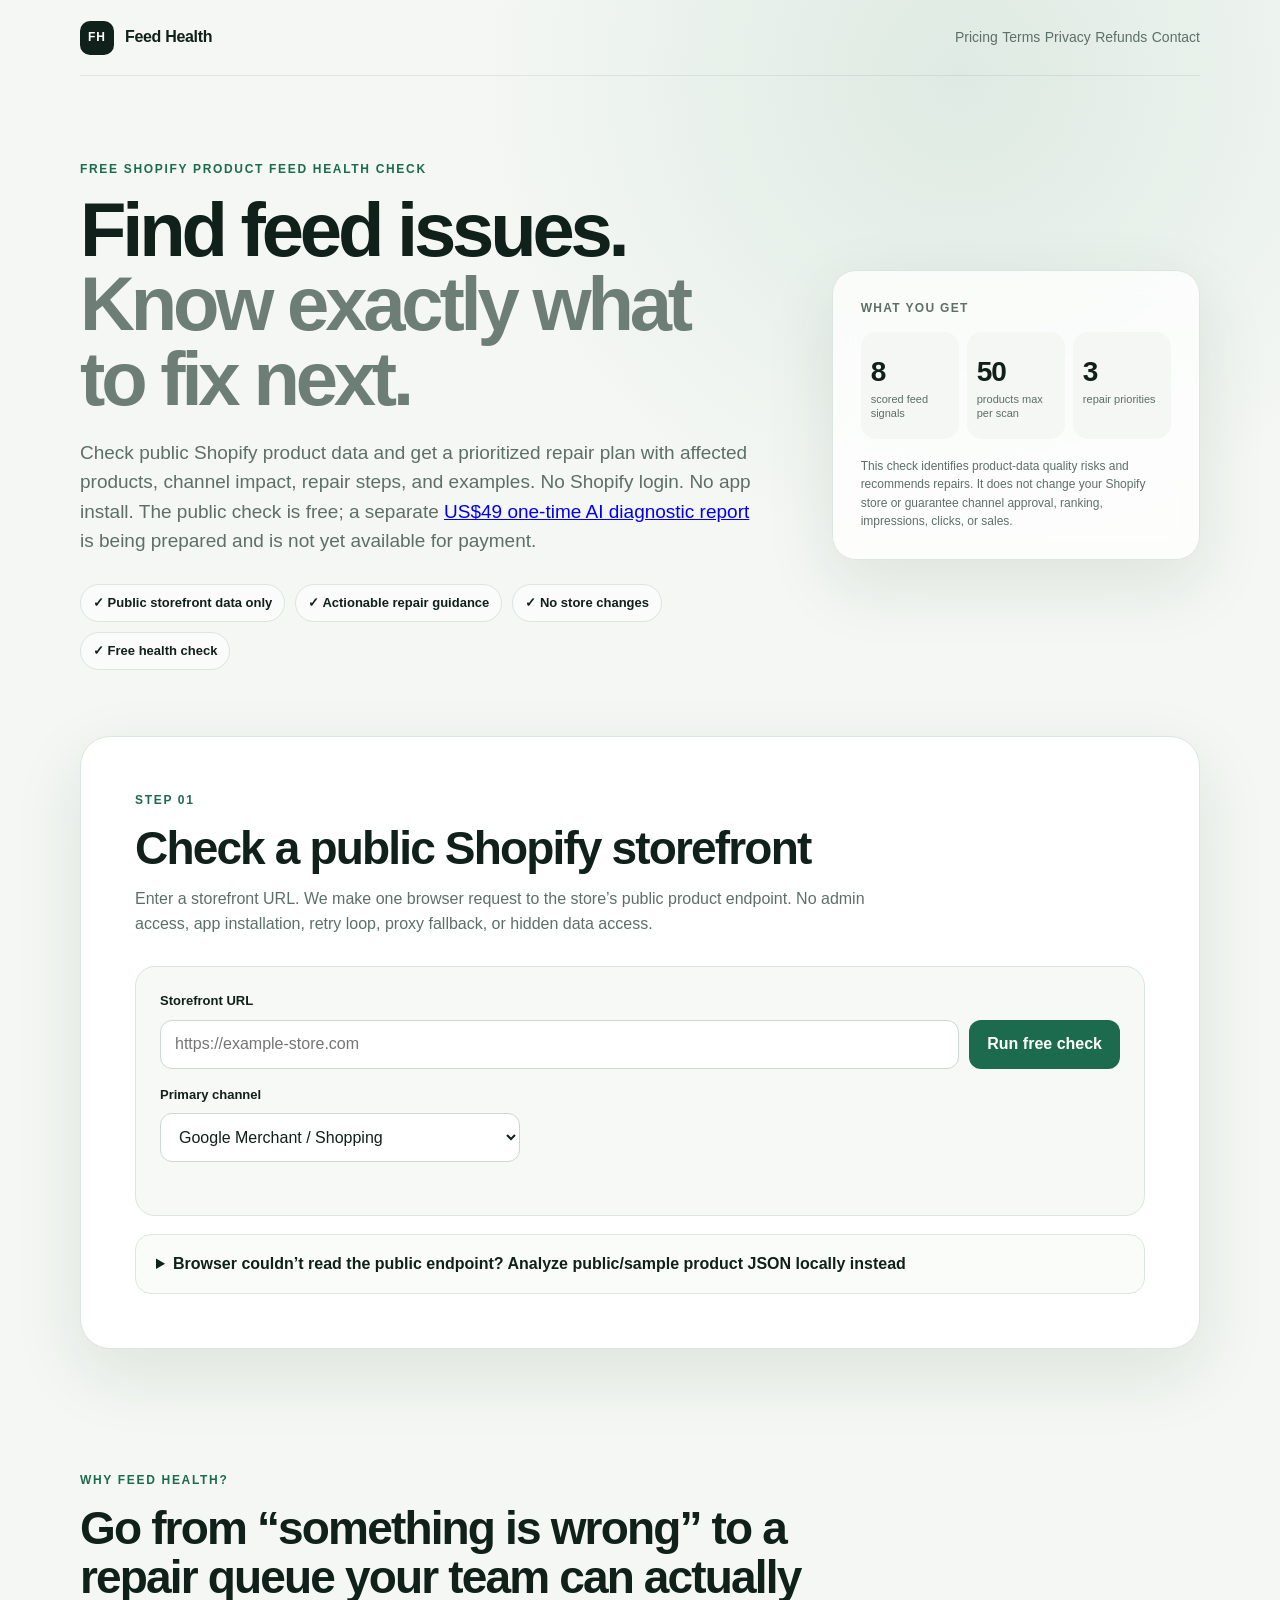
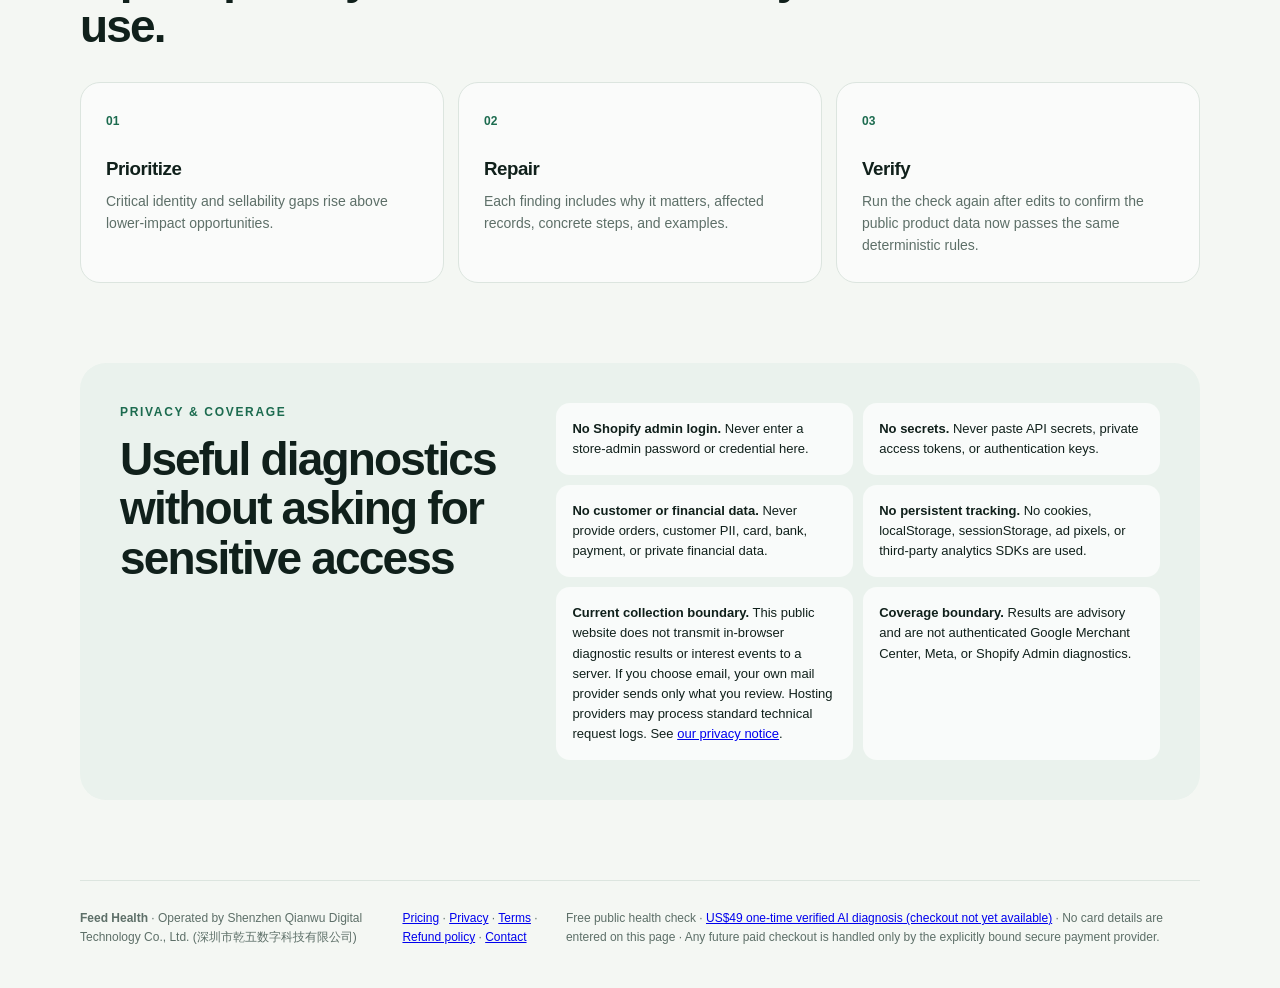
<file: index.html>
<!doctype html>
<html lang="en">
<head>
  <meta charset="utf-8" />
  <meta name="viewport" content="width=device-width, initial-scale=1" />
  <title>Feed Health | Shopify Product Data Diagnostics | QIANWU</title>
  <meta name="description" content="Free Shopify product-data health check with prioritized, actionable repair guidance for common feed-readiness issues." />
  <meta name="robots" content="index,follow" />
  <link rel="canonical" href="https://feed.qianwuai.com/" />
  <meta property="og:type" content="website" />
  <meta property="og:url" content="https://feed.qianwuai.com/" />
  <meta property="og:title" content="Feed Health | Shopify Product Data Diagnostics | QIANWU" />
  <meta name="theme-color" content="#113047" />
  <meta name="feed-health-event-contract" content="event_id checkout_ref payment_state: TRUSTED_SERVER_ONLY" />
  <meta name="referrer" content="no-referrer" />
  <meta name="feed-health-authority" content="QIANWU-QIHANG-FIRST-PAYMENT-REVENUE-ENGINE-V1.0" />
  <meta http-equiv="Content-Security-Policy" content="default-src 'self'; script-src 'self' https://cdn.paddle.com; style-src 'self'; img-src 'self' data: https:; frame-src https://*.paddle.com https://*.paddle.net; connect-src https:; base-uri 'none'; form-action 'self'; frame-ancestors 'none'; object-src 'none'" />
  <link rel="stylesheet" href="styles.css" />
  <link rel="stylesheet" href="first-payment.css" />
</head>
<body>
  <header class="nav shell">
    <a class="brand" href="#top" aria-label="Feed Health home">
      <span class="brand-mark">FH</span>
      <span>Feed Health</span>
    </a>
    <nav aria-label="Business information"><a class="nav-link" href="/pricing.html">Pricing</a> <a class="nav-link" href="/terms.html">Terms</a> <a class="nav-link" href="/privacy.html">Privacy</a> <a class="nav-link" href="/refund.html">Refunds</a> <a class="nav-link" href="/contact.html">Contact</a></nav>
  </header>

  <main id="top">
    <section class="hero shell">
      <div class="hero-copy">
        <p class="eyebrow">FREE SHOPIFY PRODUCT FEED HEALTH CHECK</p>
        <h1>Find feed issues. <span>Know exactly what to fix next.</span></h1>
        <p class="lede">Check public Shopify product data and get a prioritized repair plan with affected products, channel impact, repair steps, and examples. No Shopify login. No app install. The public check is free; a separate <a href="/pricing.html">US$49 one-time AI diagnostic report</a> is being prepared and is not yet available for payment.</p>
        <div class="trust-row" aria-label="Safety guarantees">
          <span>✓ Public storefront data only</span><span>✓ Actionable repair guidance</span><span>✓ No store changes</span><span>✓ Free health check</span>
        </div>
      </div>

      <aside class="hero-card" aria-label="What the check reviews">
        <p class="card-kicker">What you get</p>
        <div class="metric-grid">
          <div><strong>8</strong><span>scored feed signals</span></div>
          <div><strong>50</strong><span>products max per scan</span></div>
          <div><strong>3</strong><span>repair priorities</span></div>
        </div>
        <p class="micro">This check identifies product-data quality risks and recommends repairs. It does not change your Shopify store or guarantee channel approval, ranking, impressions, clicks, or sales.</p>
      </aside>
    </section>

    <section class="checker shell" aria-labelledby="checker-title">
      <div class="section-heading">
        <p class="eyebrow">STEP 01</p>
        <h2 id="checker-title">Check a public Shopify storefront</h2>
        <p>Enter a storefront URL. We make one browser request to the store’s public product endpoint. No admin access, app installation, retry loop, proxy fallback, or hidden data access.</p>
      </div>

      <form id="store-form" class="scan-form" novalidate>
        <label for="store-url">Storefront URL</label>
        <div class="input-row">
          <input id="store-url" name="storefront" type="url" inputmode="url" autocomplete="url" placeholder="https://example-store.com" required />
          <button id="scan-button" class="button primary" type="submit">Run free check</button>
        </div>
        <div class="field-row">
          <label for="target-channel">Primary channel</label>
          <select id="target-channel" name="channel">
            <option value="google">Google Merchant / Shopping</option>
            <option value="meta">Meta catalog</option>
            <option value="general">General feed readiness</option>
          </select>
        </div>
        <p id="form-message" class="form-message" role="status" aria-live="polite"></p>
      </form>

      <details class="manual-panel" id="manual-panel">
        <summary>Browser couldn’t read the public endpoint? Analyze public/sample product JSON locally instead</summary>
        <div class="manual-content">
          <p>A browser access failure does <strong>not</strong> mean the store has a feed problem. Some storefronts block cross-origin browser requests. If you already have public or non-sensitive sample Shopify-style JSON, paste <code>{"products":[...]}</code> here. It stays in this browser tab and is not included in validation telemetry.</p>
          <label for="manual-json">Public or non-sensitive sample product JSON</label>
          <textarea id="manual-json" rows="8" spellcheck="false" placeholder='{"products":[{"title":"Example","body_html":"...","vendor":"Brand","product_type":"Shirts","images":[],"variants":[{"sku":"SKU-1","price":"29.00"}]}]}'></textarea>
          <button id="manual-button" class="button secondary" type="button">Analyze pasted JSON</button>
          <p id="manual-message" class="form-message" role="status" aria-live="polite"></p>
        </div>
      </details>
    </section>

    <section id="results" class="results shell" hidden aria-labelledby="results-title">
      <div class="results-head">
        <div>
          <p class="eyebrow">YOUR PRODUCT FEED HEALTH REPORT</p>
          <h2 id="results-title">Product Feed Health</h2>
          <p id="report-scope" class="muted"></p>
        </div>
        <div class="score-ring" aria-label="Feed health score">
          <strong id="score-value">—</strong><span>/100</span>
        </div>
      </div>

      <div class="summary-grid">
        <article><span class="dot critical"></span><strong id="critical-count">0</strong><p>critical findings</p></article>
        <article><span class="dot warning"></span><strong id="warning-count">0</strong><p>warnings</p></article>
        <article><span class="dot opportunity"></span><strong id="opportunity-count">0</strong><p>opportunities</p></article>
      </div>

      <section class="repair-plan" aria-labelledby="repair-plan-title">
        <div class="repair-plan-head">
          <div>
            <p class="eyebrow">STEP 02 · WHAT TO FIX FIRST</p>
            <h3 id="repair-plan-title">Prioritized repair plan</h3>
            <p id="repair-summary" class="muted">Your highest-impact actions will appear here.</p>
          </div>
          <span class="plan-note">Advisory only · no store changes</span>
        </div>
        <div id="priority-actions" class="priority-actions"></div>
      </section>

      <div id="findings" class="findings"></div>

      <div class="method-card">
        <div>
          <p class="card-kicker">Scoring method</p>
          <p>Score is the weighted completeness rate across title, description, image, image alt text, vendor, product type, SKU, and positive price checks. Barcode/GTIN coverage is shown as an opportunity and does not reduce the score.</p>
        </div>
        <button id="copy-report" class="button ghost" type="button">Copy actionable report</button>
      </div>

      <section class="coverage-note" aria-labelledby="coverage-title">
        <p class="card-kicker">Coverage boundary</p>
        <h3 id="coverage-title">What this scan can — and cannot — verify</h3>
        <div class="coverage-grid">
          <p><strong>Checked now:</strong> public Shopify product-data completeness and consistency available to this browser.</p>
          <p><strong>Not checked:</strong> Merchant Center disapprovals, policy flags, shipping settings, account diagnostics, private inventory, or authenticated channel status.</p>
        </div>
      </section>

      <section class="cta-panel" aria-labelledby="cta-title">
        <p class="eyebrow">STEP 03 · OPTIONAL FEEDBACK</p>
        <h3 id="cta-title">Would you like help turning this repair queue into fixes?</h3>
        <p>These buttons open a message draft that you review and send yourself. We do not record interest on this site until a privacy-reviewed first-party event collector is available. Your storefront data and pasted product JSON remain in this browser tab.</p>
        <div class="cta-actions">
          <button id="fix-interest" class="button primary" type="button">Yes — help me fix these</button>
          <button id="price-interest" class="button secondary" type="button">Ask about $49 verified diagnosis</button>
        </div>
        <p id="intent-message" class="intent-message" role="status" aria-live="polite"></p>
      </section>
    </section>

    <section class="explain shell">
      <div class="section-heading">
        <p class="eyebrow">WHY FEED HEALTH?</p>
        <h2>Go from “something is wrong” to a repair queue your team can actually use.</h2>
      </div>
      <div class="feature-grid">
        <article><span>01</span><h3>Prioritize</h3><p>Critical identity and sellability gaps rise above lower-impact opportunities.</p></article>
        <article><span>02</span><h3>Repair</h3><p>Each finding includes why it matters, affected records, concrete steps, and examples.</p></article>
        <article><span>03</span><h3>Verify</h3><p>Run the check again after edits to confirm the public product data now passes the same deterministic rules.</p></article>
      </div>
    </section>

    <section id="privacy" class="privacy shell">
      <div>
        <p class="eyebrow">PRIVACY & COVERAGE</p>
        <h2>Useful diagnostics without asking for sensitive access</h2>
      </div>
      <div class="privacy-grid">
        <p><strong>No Shopify admin login.</strong> Never enter a store-admin password or credential here.</p>
        <p><strong>No secrets.</strong> Never paste API secrets, private access tokens, or authentication keys.</p>
        <p><strong>No customer or financial data.</strong> Never provide orders, customer PII, card, bank, payment, or private financial data.</p>
        <p><strong>No persistent tracking.</strong> No cookies, localStorage, sessionStorage, ad pixels, or third-party analytics SDKs are used.</p>
        <p><strong>Current collection boundary.</strong> This public website does not transmit in-browser diagnostic results or interest events to a server. If you choose email, your own mail provider sends only what you review. Hosting providers may process standard technical request logs. See <a href="/privacy.html">our privacy notice</a>.</p>
        <p><strong>Coverage boundary.</strong> Results are advisory and are not authenticated Google Merchant Center, Meta, or Shopify Admin diagnostics.</p>
      </div>
    </section>
  </main>

  <footer class="shell footer">
    <p><strong>Feed Health</strong> · Operated by Shenzhen Qianwu Digital Technology Co., Ltd. (深圳市乾五数字科技有限公司)</p><p><a href="/pricing.html">Pricing</a> · <a href="/privacy.html">Privacy</a> · <a href="/terms.html">Terms</a> · <a href="/refund.html">Refund policy</a> · <a href="/contact.html">Contact</a></p>
    <p>Free public health check · <a href="/pricing.html">US$49 one-time verified AI diagnosis (checkout not yet available)</a> · No card details are entered on this page · Any future paid checkout is handled only by the explicitly bound secure payment provider.</p>
  </footer>

  <script src="app.js" defer></script>
  <script src="first-payment.js" defer></script>
</body>
</html>
</file>
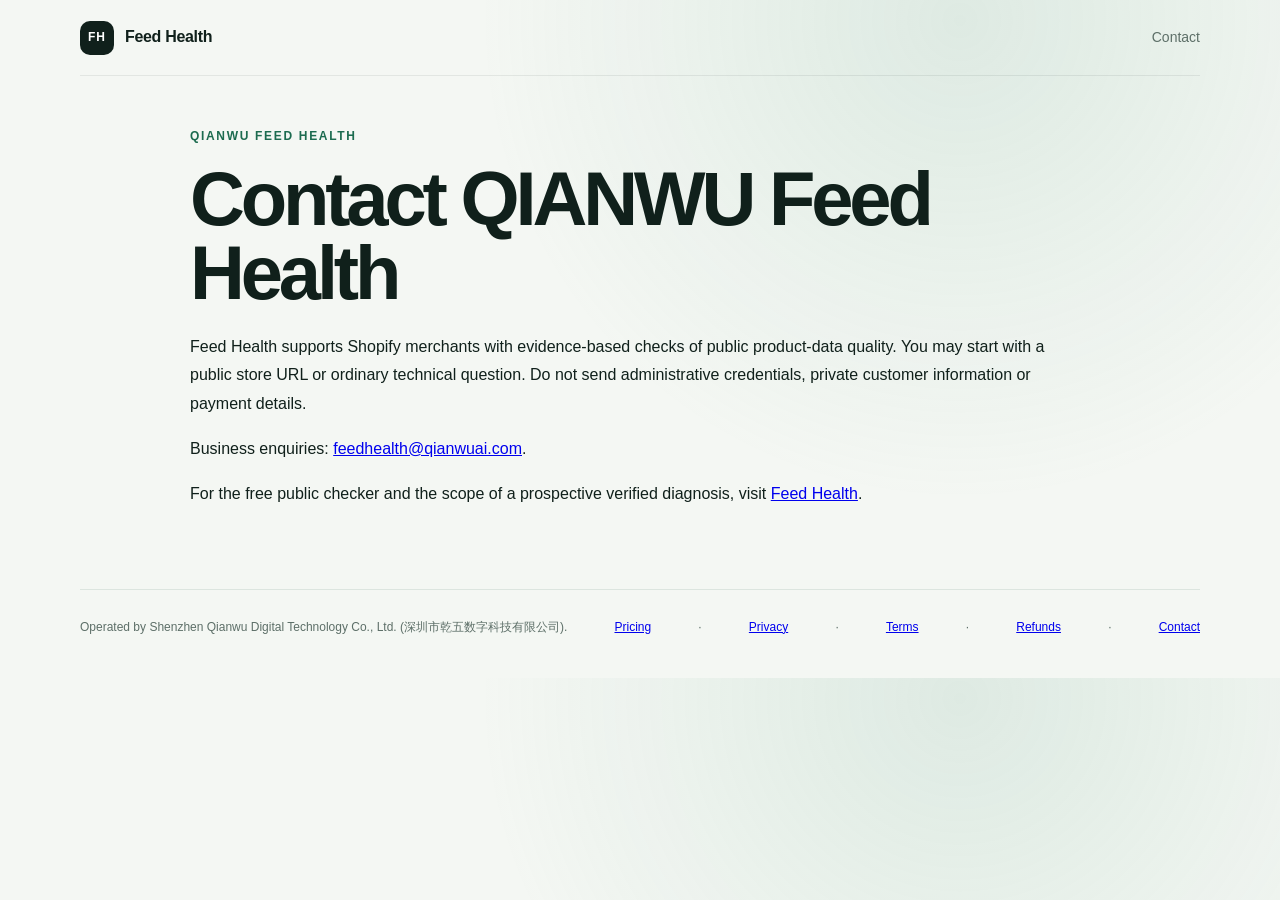
<file: contact.html>
<!doctype html>
<html lang="en"><head><meta charset="utf-8"><meta name="viewport" content="width=device-width,initial-scale=1">
<title>Contact QIANWU Feed Health | Feed Health by QIANWU</title>
<meta name="description" content="Feed Health by Shenzhen Qianwu Digital Technology: Contact QIANWU Feed Health.">
<link rel="canonical" href="https://feed.qianwuai.com/contact.html">
<link rel="stylesheet" href="/styles.css"></head>
<body><header class="nav shell"><a class="brand" href="/"><span class="brand-mark">FH</span> Feed Health</a><a class="nav-link" href="/contact.html">Contact</a></header>
<main class="shell" style="max-width:900px;margin:50px auto 80px;line-height:1.8">
<p class="eyebrow">QIANWU FEED HEALTH</p><h1>Contact QIANWU Feed Health</h1>
<p>Feed Health supports Shopify merchants with evidence-based checks of public product-data quality. You may start with a public store URL or ordinary technical question. Do not send administrative credentials, private customer information or payment details.</p>
<p>Business enquiries: <a href="mailto:feedhealth@qianwuai.com?subject=Feed%20Health%20enquiry">feedhealth@qianwuai.com</a>.</p>
<p>For the free public checker and the scope of a prospective verified diagnosis, visit <a href="/">Feed Health</a>.</p>
</main>
<footer class="shell footer"><p>Operated by Shenzhen Qianwu Digital Technology Co., Ltd. (深圳市乾五数字科技有限公司).</p><a href="/pricing.html">Pricing</a> · <a href="/privacy.html">Privacy</a> · <a href="/terms.html">Terms</a> · <a href="/refund.html">Refunds</a> · <a href="/contact.html">Contact</a></footer>
</body></html>
</file>
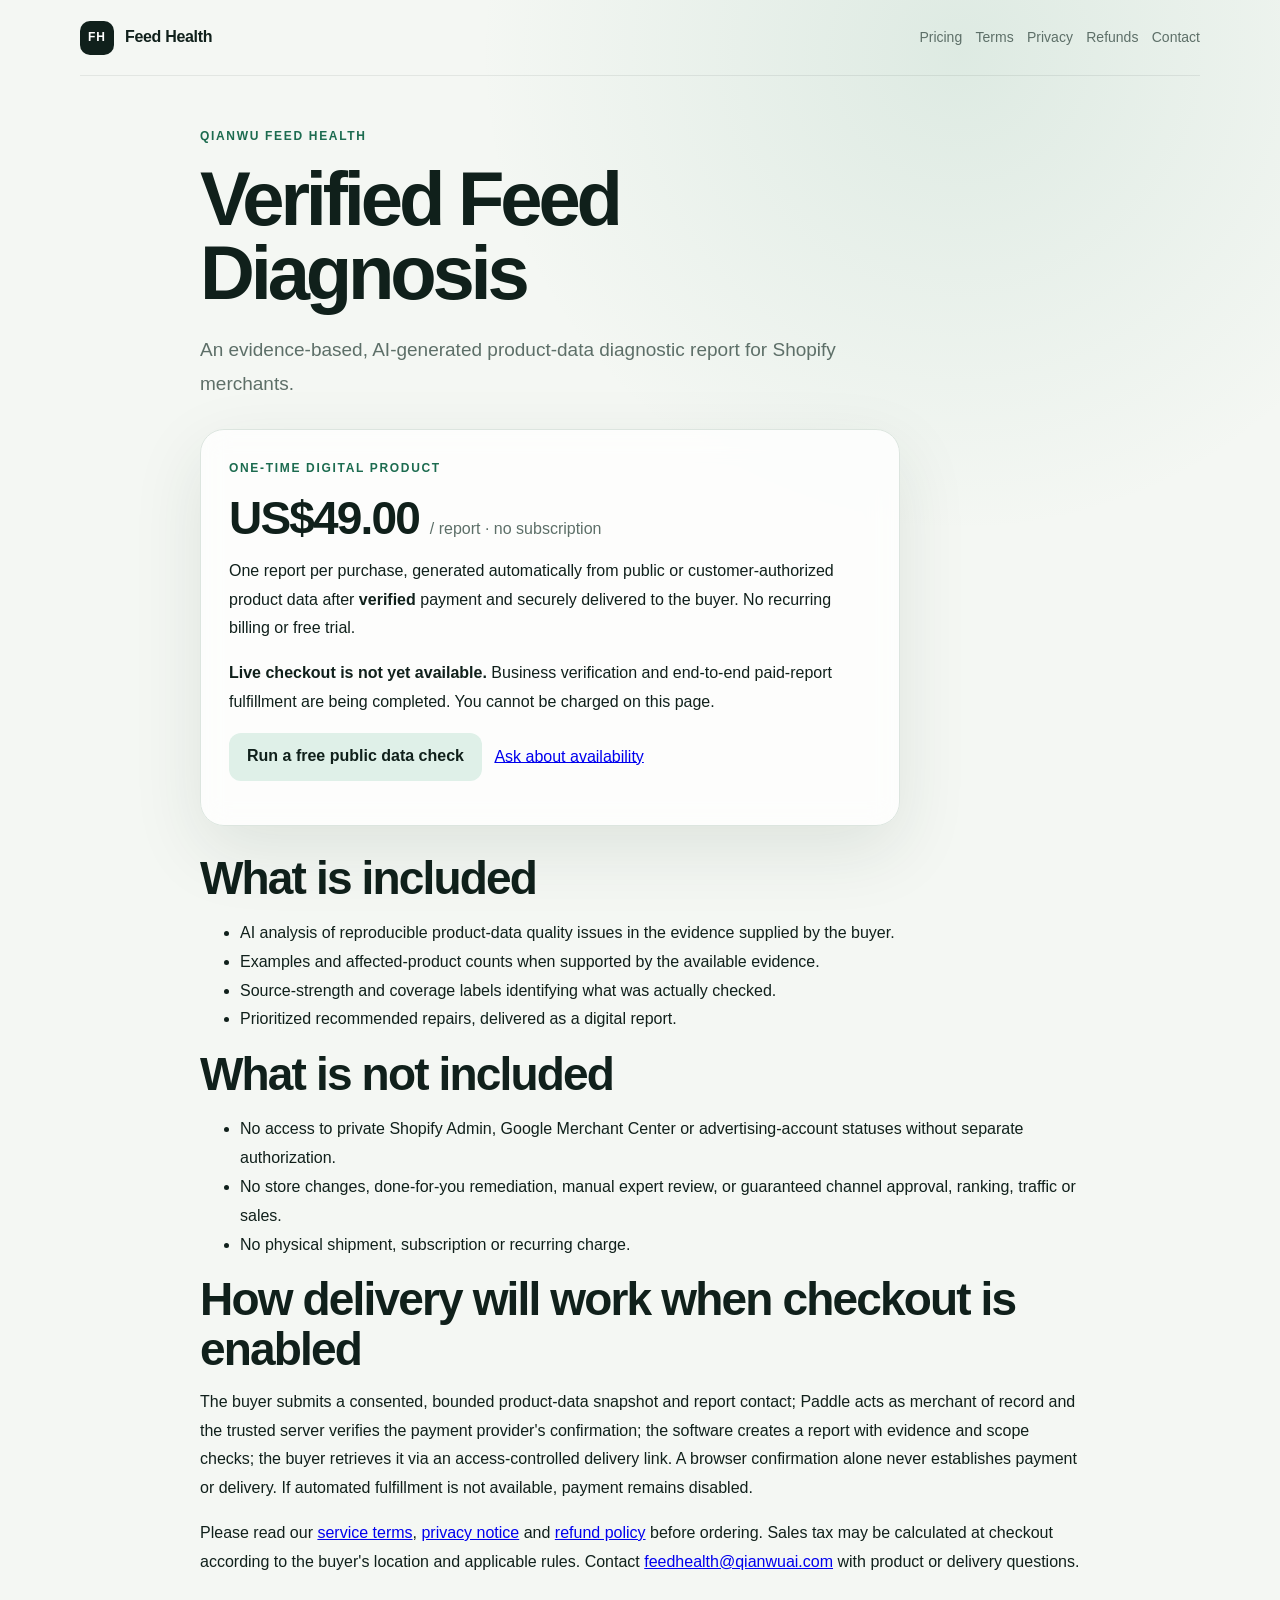
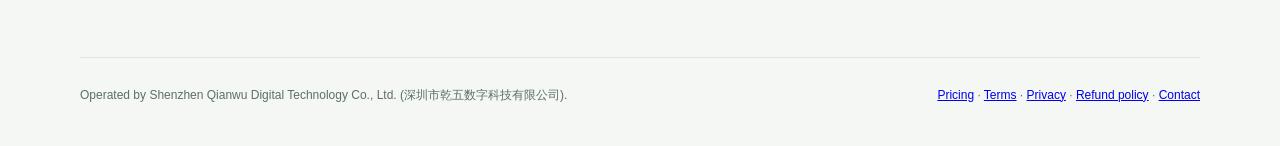
<file: pricing.html>
<!doctype html>
<html lang="en"><head><meta charset="utf-8"><meta name="viewport" content="width=device-width,initial-scale=1">
<title>Verified Feed Diagnosis – $49 One-time | Feed Health by QIANWU</title>
<meta name="description" content="One-time USD 49 AI-powered Shopify product data diagnosis. Scope, delivery and checkout availability.">
<meta name="referrer" content="no-referrer"><link rel="canonical" href="https://feed.qianwuai.com/pricing.html">
<link rel="stylesheet" href="/styles.css"></head>
<body><header class="nav shell"><a class="brand" href="/"><span class="brand-mark">FH</span> Feed Health</a><nav aria-label="Site navigation"><a class="nav-link" href="/pricing.html">Pricing</a> &nbsp; <a class="nav-link" href="/terms.html">Terms</a> &nbsp; <a class="nav-link" href="/privacy.html">Privacy</a> &nbsp; <a class="nav-link" href="/refund.html">Refunds</a> &nbsp; <a class="nav-link" href="/contact.html">Contact</a></nav></header>
<main class="shell" style="max-width:880px;margin:50px auto 80px;line-height:1.8">
<p class="eyebrow">QIANWU FEED HEALTH</p>
<h1>Verified Feed Diagnosis</h1>
<p class="lede">An evidence-based, AI-generated product-data diagnostic report for Shopify merchants.</p>
<section class="hero-card" style="max-width:700px;margin:28px 0">
  <p class="eyebrow">ONE-TIME DIGITAL PRODUCT</p>
  <h2>US$49.00 <span style="font-size:16px;font-weight:normal;letter-spacing:normal;color:#5d6f68">/ report · no subscription</span></h2>
  <p>One report per purchase, generated automatically from public or customer-authorized product data after <strong>verified</strong> payment and securely delivered to the buyer. No recurring billing or free trial.</p>
  <p><strong>Live checkout is not yet available.</strong> Business verification and end-to-end paid-report fulfillment are being completed. You cannot be charged on this page.</p>
  <p><a class="button secondary" style="display:inline-flex;align-items:center;text-decoration:none" href="/">Run a free public data check</a> &nbsp; <a href="mailto:feedhealth@qianwuai.com?subject=Feed%20Health%20paid%20diagnosis%20enquiry">Ask about availability</a></p>
</section>
<h2>What is included</h2>
<ul>
<li>AI analysis of reproducible product-data quality issues in the evidence supplied by the buyer.</li>
<li>Examples and affected-product counts when supported by the available evidence.</li>
<li>Source-strength and coverage labels identifying what was actually checked.</li>
<li>Prioritized recommended repairs, delivered as a digital report.</li>
</ul>
<h2>What is not included</h2>
<ul>
<li>No access to private Shopify Admin, Google Merchant Center or advertising-account statuses without separate authorization.</li>
<li>No store changes, done-for-you remediation, manual expert review, or guaranteed channel approval, ranking, traffic or sales.</li>
<li>No physical shipment, subscription or recurring charge.</li>
</ul>
<h2>How delivery will work when checkout is enabled</h2>
<p>The buyer submits a consented, bounded product-data snapshot and report contact; Paddle acts as merchant of record and the trusted server verifies the payment provider's confirmation; the software creates a report with evidence and scope checks; the buyer retrieves it via an access-controlled delivery link. A browser confirmation alone never establishes payment or delivery. If automated fulfillment is not available, payment remains disabled.</p>
<p>Please read our <a href="/terms.html">service terms</a>, <a href="/privacy.html">privacy notice</a> and <a href="/refund.html">refund policy</a> before ordering. Sales tax may be calculated at checkout according to the buyer's location and applicable rules. Contact <a href="mailto:feedhealth@qianwuai.com">feedhealth@qianwuai.com</a> with product or delivery questions.</p>
</main><footer class="shell footer"><p>Operated by Shenzhen Qianwu Digital Technology Co., Ltd. (深圳市乾五数字科技有限公司).</p><p><a href="/pricing.html">Pricing</a> · <a href="/terms.html">Terms</a> · <a href="/privacy.html">Privacy</a> · <a href="/refund.html">Refund policy</a> · <a href="/contact.html">Contact</a></p></footer></body></html>
</file>
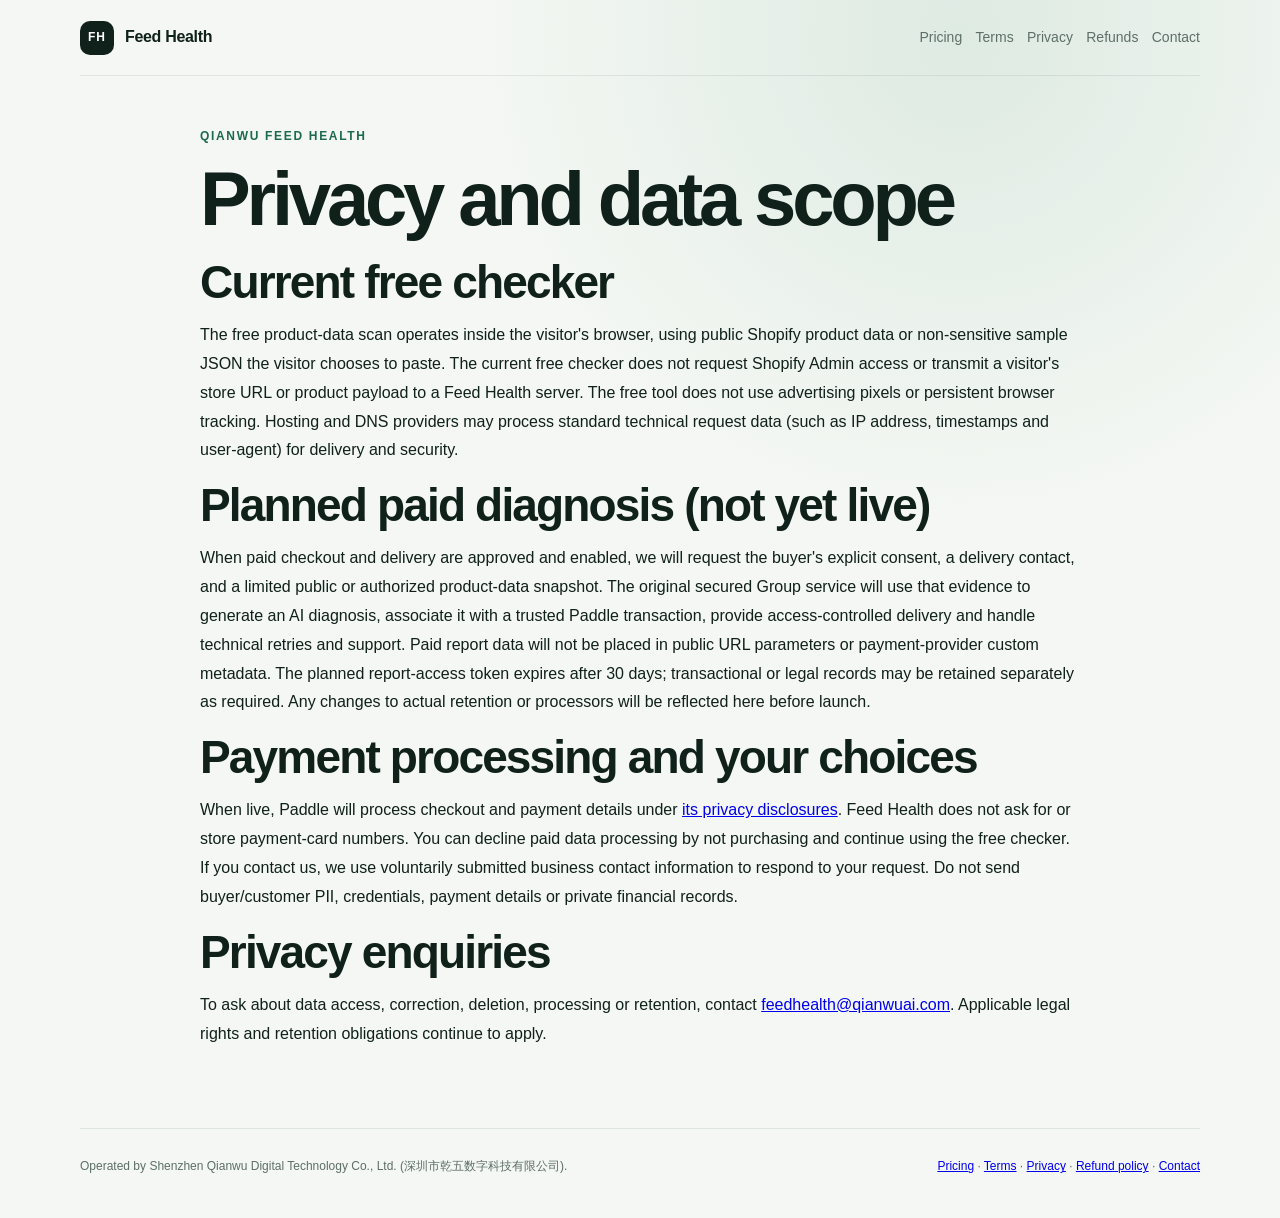
<file: privacy.html>
<!doctype html>
<html lang="en"><head><meta charset="utf-8"><meta name="viewport" content="width=device-width,initial-scale=1">
<title>Privacy Policy | Feed Health by QIANWU</title>
<meta name="description" content="Privacy and data processing for Feed Health free scans and planned paid diagnosis.">
<meta name="referrer" content="no-referrer"><link rel="canonical" href="https://feed.qianwuai.com/privacy.html">
<link rel="stylesheet" href="/styles.css"></head>
<body><header class="nav shell"><a class="brand" href="/"><span class="brand-mark">FH</span> Feed Health</a><nav aria-label="Site navigation"><a class="nav-link" href="/pricing.html">Pricing</a> &nbsp; <a class="nav-link" href="/terms.html">Terms</a> &nbsp; <a class="nav-link" href="/privacy.html">Privacy</a> &nbsp; <a class="nav-link" href="/refund.html">Refunds</a> &nbsp; <a class="nav-link" href="/contact.html">Contact</a></nav></header>
<main class="shell" style="max-width:880px;margin:50px auto 80px;line-height:1.8">
<p class="eyebrow">QIANWU FEED HEALTH</p>
<h1>Privacy and data scope</h1>
<h2>Current free checker</h2>
<p>The free product-data scan operates inside the visitor's browser, using public Shopify product data or non-sensitive sample JSON the visitor chooses to paste. The current free checker does not request Shopify Admin access or transmit a visitor's store URL or product payload to a Feed Health server. The free tool does not use advertising pixels or persistent browser tracking. Hosting and DNS providers may process standard technical request data (such as IP address, timestamps and user-agent) for delivery and security.</p>
<h2>Planned paid diagnosis (not yet live)</h2>
<p>When paid checkout and delivery are approved and enabled, we will request the buyer's explicit consent, a delivery contact, and a limited public or authorized product-data snapshot. The original secured Group service will use that evidence to generate an AI diagnosis, associate it with a trusted Paddle transaction, provide access-controlled delivery and handle technical retries and support. Paid report data will not be placed in public URL parameters or payment-provider custom metadata. The planned report-access token expires after 30 days; transactional or legal records may be retained separately as required. Any changes to actual retention or processors will be reflected here before launch.</p>
<h2>Payment processing and your choices</h2>
<p>When live, Paddle will process checkout and payment details under <a href="https://www.paddle.com/legal/privacy" rel="noopener noreferrer">its privacy disclosures</a>. Feed Health does not ask for or store payment-card numbers. You can decline paid data processing by not purchasing and continue using the free checker. If you contact us, we use voluntarily submitted business contact information to respond to your request. Do not send buyer/customer PII, credentials, payment details or private financial records.</p>
<h2>Privacy enquiries</h2>
<p>To ask about data access, correction, deletion, processing or retention, contact <a href="mailto:feedhealth@qianwuai.com?subject=Feed%20Health%20privacy%20enquiry">feedhealth@qianwuai.com</a>. Applicable legal rights and retention obligations continue to apply.</p>
</main><footer class="shell footer"><p>Operated by Shenzhen Qianwu Digital Technology Co., Ltd. (深圳市乾五数字科技有限公司).</p><p><a href="/pricing.html">Pricing</a> · <a href="/terms.html">Terms</a> · <a href="/privacy.html">Privacy</a> · <a href="/refund.html">Refund policy</a> · <a href="/contact.html">Contact</a></p></footer></body></html>
</file>
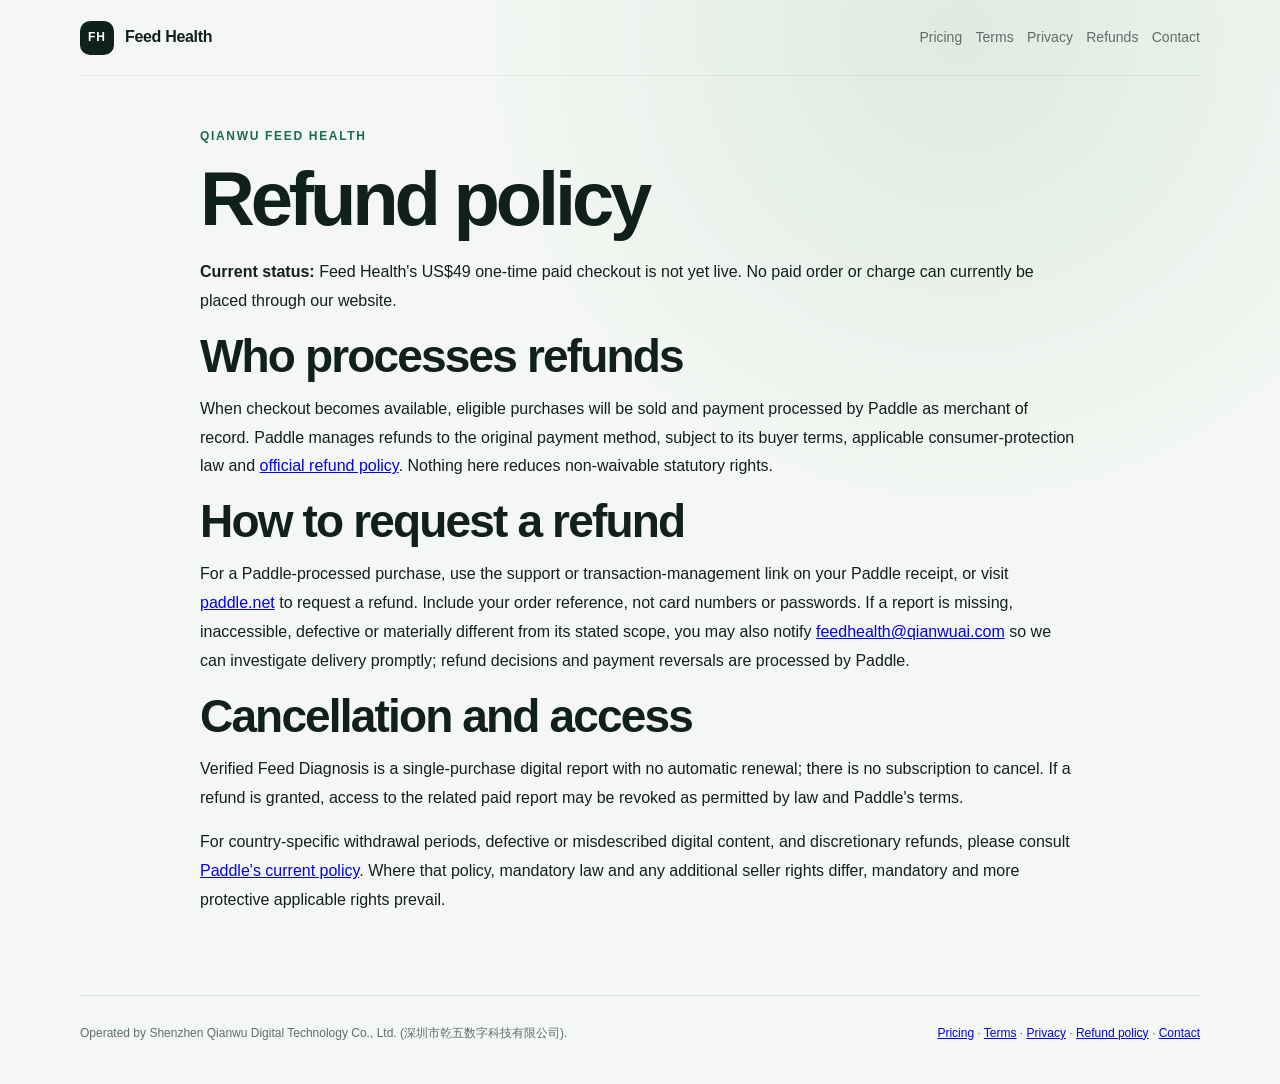
<file: refund.html>
<!doctype html>
<html lang="en"><head><meta charset="utf-8"><meta name="viewport" content="width=device-width,initial-scale=1">
<title>Refund Policy | Feed Health by QIANWU</title>
<meta name="description" content="Refund requests and delivery support for Feed Health digital diagnostic purchases.">
<meta name="referrer" content="no-referrer"><link rel="canonical" href="https://feed.qianwuai.com/refund.html">
<link rel="stylesheet" href="/styles.css"></head>
<body><header class="nav shell"><a class="brand" href="/"><span class="brand-mark">FH</span> Feed Health</a><nav aria-label="Site navigation"><a class="nav-link" href="/pricing.html">Pricing</a> &nbsp; <a class="nav-link" href="/terms.html">Terms</a> &nbsp; <a class="nav-link" href="/privacy.html">Privacy</a> &nbsp; <a class="nav-link" href="/refund.html">Refunds</a> &nbsp; <a class="nav-link" href="/contact.html">Contact</a></nav></header>
<main class="shell" style="max-width:880px;margin:50px auto 80px;line-height:1.8">
<p class="eyebrow">QIANWU FEED HEALTH</p>
<h1>Refund policy</h1>
<p><strong>Current status:</strong> Feed Health's US$49 one-time paid checkout is not yet live. No paid order or charge can currently be placed through our website.</p>
<h2>Who processes refunds</h2>
<p>When checkout becomes available, eligible purchases will be sold and payment processed by Paddle as merchant of record. Paddle manages refunds to the original payment method, subject to its buyer terms, applicable consumer-protection law and <a href="https://www.paddle.com/legal/refund-policy" rel="noopener noreferrer">official refund policy</a>. Nothing here reduces non-waivable statutory rights.</p>
<h2>How to request a refund</h2>
<p>For a Paddle-processed purchase, use the support or transaction-management link on your Paddle receipt, or visit <a href="https://paddle.net" rel="noopener noreferrer">paddle.net</a> to request a refund. Include your order reference, not card numbers or passwords. If a report is missing, inaccessible, defective or materially different from its stated scope, you may also notify <a href="mailto:feedhealth@qianwuai.com?subject=Feed%20Health%20report%20delivery%20issue">feedhealth@qianwuai.com</a> so we can investigate delivery promptly; refund decisions and payment reversals are processed by Paddle.</p>
<h2>Cancellation and access</h2>
<p>Verified Feed Diagnosis is a single-purchase digital report with no automatic renewal; there is no subscription to cancel. If a refund is granted, access to the related paid report may be revoked as permitted by law and Paddle's terms.</p>
<p>For country-specific withdrawal periods, defective or misdescribed digital content, and discretionary refunds, please consult <a href="https://www.paddle.com/legal/refund-policy" rel="noopener noreferrer">Paddle's current policy</a>. Where that policy, mandatory law and any additional seller rights differ, mandatory and more protective applicable rights prevail.</p>
</main><footer class="shell footer"><p>Operated by Shenzhen Qianwu Digital Technology Co., Ltd. (深圳市乾五数字科技有限公司).</p><p><a href="/pricing.html">Pricing</a> · <a href="/terms.html">Terms</a> · <a href="/privacy.html">Privacy</a> · <a href="/refund.html">Refund policy</a> · <a href="/contact.html">Contact</a></p></footer></body></html>
</file>
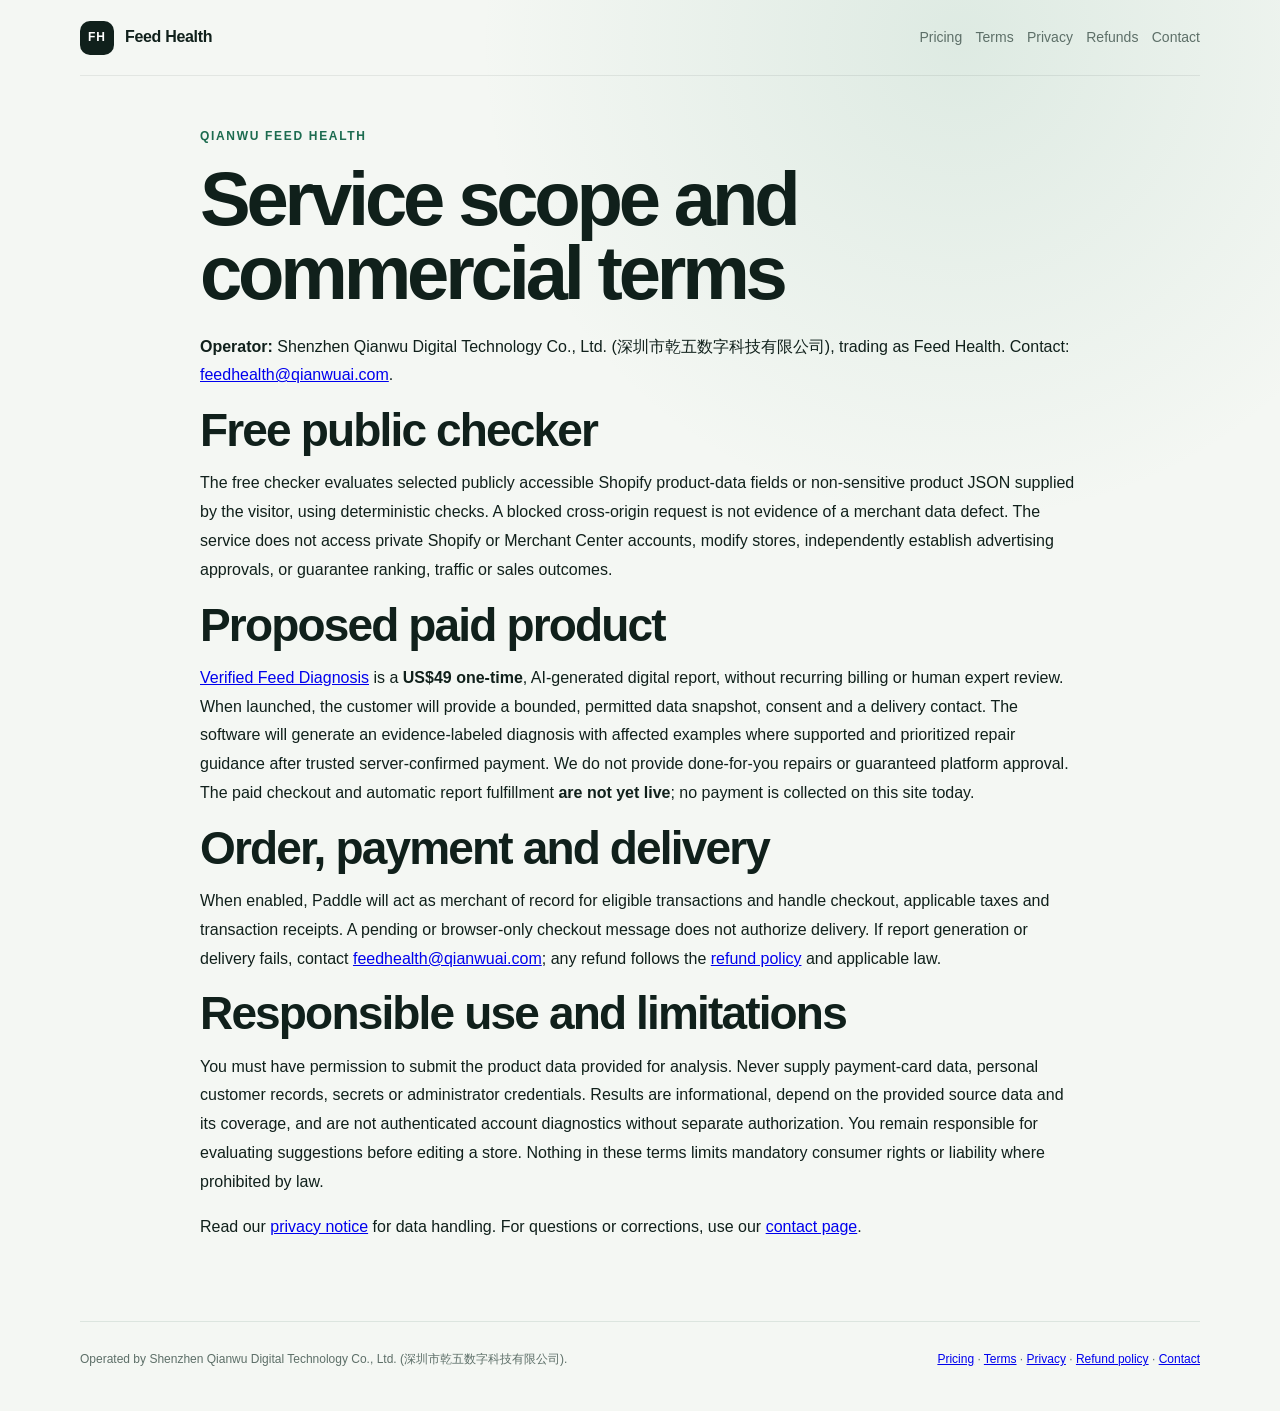
<file: terms.html>
<!doctype html>
<html lang="en"><head><meta charset="utf-8"><meta name="viewport" content="width=device-width,initial-scale=1">
<title>Terms of Service | Feed Health by QIANWU</title>
<meta name="description" content="Service scope, ordering, automatic digital fulfillment and limitations.">
<meta name="referrer" content="no-referrer"><link rel="canonical" href="https://feed.qianwuai.com/terms.html">
<link rel="stylesheet" href="/styles.css"></head>
<body><header class="nav shell"><a class="brand" href="/"><span class="brand-mark">FH</span> Feed Health</a><nav aria-label="Site navigation"><a class="nav-link" href="/pricing.html">Pricing</a> &nbsp; <a class="nav-link" href="/terms.html">Terms</a> &nbsp; <a class="nav-link" href="/privacy.html">Privacy</a> &nbsp; <a class="nav-link" href="/refund.html">Refunds</a> &nbsp; <a class="nav-link" href="/contact.html">Contact</a></nav></header>
<main class="shell" style="max-width:880px;margin:50px auto 80px;line-height:1.8">
<p class="eyebrow">QIANWU FEED HEALTH</p>
<h1>Service scope and commercial terms</h1>
<p><strong>Operator:</strong> Shenzhen Qianwu Digital Technology Co., Ltd. (深圳市乾五数字科技有限公司), trading as Feed Health. Contact: <a href="mailto:feedhealth@qianwuai.com">feedhealth@qianwuai.com</a>.</p>
<h2>Free public checker</h2>
<p>The free checker evaluates selected publicly accessible Shopify product-data fields or non-sensitive product JSON supplied by the visitor, using deterministic checks. A blocked cross-origin request is not evidence of a merchant data defect. The service does not access private Shopify or Merchant Center accounts, modify stores, independently establish advertising approvals, or guarantee ranking, traffic or sales outcomes.</p>
<h2>Proposed paid product</h2>
<p><a href="/pricing.html">Verified Feed Diagnosis</a> is a <strong>US$49 one-time</strong>, AI-generated digital report, without recurring billing or human expert review. When launched, the customer will provide a bounded, permitted data snapshot, consent and a delivery contact. The software will generate an evidence-labeled diagnosis with affected examples where supported and prioritized repair guidance after trusted server-confirmed payment. We do not provide done-for-you repairs or guaranteed platform approval. The paid checkout and automatic report fulfillment <strong>are not yet live</strong>; no payment is collected on this site today.</p>
<h2>Order, payment and delivery</h2>
<p>When enabled, Paddle will act as merchant of record for eligible transactions and handle checkout, applicable taxes and transaction receipts. A pending or browser-only checkout message does not authorize delivery. If report generation or delivery fails, contact <a href="mailto:feedhealth@qianwuai.com">feedhealth@qianwuai.com</a>; any refund follows the <a href="/refund.html">refund policy</a> and applicable law.</p>
<h2>Responsible use and limitations</h2>
<p>You must have permission to submit the product data provided for analysis. Never supply payment-card data, personal customer records, secrets or administrator credentials. Results are informational, depend on the provided source data and its coverage, and are not authenticated account diagnostics without separate authorization. You remain responsible for evaluating suggestions before editing a store. Nothing in these terms limits mandatory consumer rights or liability where prohibited by law.</p>
<p>Read our <a href="/privacy.html">privacy notice</a> for data handling. For questions or corrections, use our <a href="/contact.html">contact page</a>.</p>
</main><footer class="shell footer"><p>Operated by Shenzhen Qianwu Digital Technology Co., Ltd. (深圳市乾五数字科技有限公司).</p><p><a href="/pricing.html">Pricing</a> · <a href="/terms.html">Terms</a> · <a href="/privacy.html">Privacy</a> · <a href="/refund.html">Refund policy</a> · <a href="/contact.html">Contact</a></p></footer></body></html>
</file>
<file: styles.css>
:root {
  --ink: #10201b;
  --muted: #5d6f68;
  --paper: #f4f7f3;
  --card: #ffffff;
  --line: #dce5df;
  --accent: #1c6b4f;
  --accent-dark: #114b38;
  --accent-soft: #dff0e8;
  --critical: #b44a45;
  --warning: #b67a22;
  --opportunity: #34708d;
  --shadow: 0 24px 70px rgba(25, 54, 44, .10);
}

* { box-sizing: border-box; }
html { scroll-behavior: smooth; }
body {
  margin: 0;
  color: var(--ink);
  background:
    radial-gradient(circle at 75% 3%, rgba(105, 168, 140, .16), transparent 30rem),
    var(--paper);
  font-family: Inter, ui-sans-serif, -apple-system, BlinkMacSystemFont, "Segoe UI", sans-serif;
  line-height: 1.55;
}
button, input, select, textarea { font: inherit; }
button, a { -webkit-tap-highlight-color: transparent; }
.shell { width: min(1120px, calc(100% - 40px)); margin-inline: auto; }

.nav {
  min-height: 76px;
  display: flex;
  align-items: center;
  justify-content: space-between;
  border-bottom: 1px solid rgba(16, 32, 27, .08);
}
.brand { display: inline-flex; gap: 11px; align-items: center; color: var(--ink); text-decoration: none; font-weight: 750; letter-spacing: -.02em; }
.brand b { color: var(--accent); font-size: .72em; text-transform: uppercase; letter-spacing: .08em; }
.brand-mark { display: grid; place-items: center; width: 34px; height: 34px; border-radius: 10px; color: white; background: var(--ink); font-size: 12px; letter-spacing: .08em; }
.nav-link { color: var(--muted); font-size: 14px; text-decoration: none; }
.nav-link:hover { color: var(--ink); }

.hero { padding: 84px 0 66px; display: grid; grid-template-columns: 1.4fr .75fr; gap: 64px; align-items: center; }
.eyebrow { margin: 0 0 14px; color: var(--accent); font-size: 12px; font-weight: 800; letter-spacing: .14em; text-transform: uppercase; }
h1, h2, h3, p { margin-top: 0; }
h1 { margin-bottom: 22px; max-width: 760px; font-size: clamp(45px, 6vw, 76px); line-height: .98; letter-spacing: -.055em; font-weight: 760; }
h1 span { color: #6d7e77; }
h2 { margin-bottom: 14px; font-size: clamp(30px, 4vw, 46px); line-height: 1.07; letter-spacing: -.04em; }
h3 { letter-spacing: -.025em; }
.lede { max-width: 700px; color: var(--muted); font-size: 19px; }
.trust-row { display: flex; flex-wrap: wrap; gap: 10px; margin-top: 28px; }
.trust-row span { padding: 8px 12px; border: 1px solid var(--line); border-radius: 999px; background: rgba(255,255,255,.6); font-size: 13px; font-weight: 650; }
.hero-card { padding: 28px; border: 1px solid var(--line); border-radius: 24px; background: rgba(255,255,255,.76); box-shadow: var(--shadow); backdrop-filter: blur(14px); }
.card-kicker { margin-bottom: 14px; color: var(--muted); font-size: 12px; font-weight: 800; letter-spacing: .11em; text-transform: uppercase; }
.metric-grid { display: grid; grid-template-columns: repeat(3, 1fr); gap: 8px; }
.metric-grid div { padding: 18px 10px; border-radius: 15px; background: var(--paper); }
.metric-grid strong { display: block; font-size: 28px; letter-spacing: -.04em; }
.metric-grid span { display: block; color: var(--muted); font-size: 11px; line-height: 1.25; }
.micro { margin: 18px 0 0; color: var(--muted); font-size: 12px; }

.checker, .results { margin-bottom: 72px; padding: clamp(26px, 5vw, 54px); border: 1px solid var(--line); border-radius: 30px; background: var(--card); box-shadow: var(--shadow); }
.section-heading { max-width: 760px; margin-bottom: 30px; }
.section-heading > p:last-child { color: var(--muted); }
.scan-form { padding: 24px; border-radius: 20px; background: #f7f9f6; border: 1px solid var(--line); }
label { display: block; margin-bottom: 8px; font-size: 13px; font-weight: 750; }
.input-row { display: grid; grid-template-columns: 1fr auto; gap: 10px; }
input, select, textarea { width: 100%; border: 1px solid #ccd8d1; border-radius: 12px; background: white; color: var(--ink); outline: none; transition: border-color .15s, box-shadow .15s; }
input, select { min-height: 49px; padding: 0 14px; }
textarea { padding: 14px; resize: vertical; font-family: ui-monospace, SFMono-Regular, Menlo, monospace; font-size: 13px; }
input:focus, select:focus, textarea:focus { border-color: var(--accent); box-shadow: 0 0 0 3px rgba(28, 107, 79, .12); }
.field-row { margin-top: 16px; max-width: 360px; }
.button { min-height: 48px; border: 0; border-radius: 12px; padding: 0 18px; cursor: pointer; font-weight: 750; transition: transform .12s, opacity .12s, background .12s; }
.button:hover { transform: translateY(-1px); }
.button:disabled { cursor: wait; opacity: .56; transform: none; }
.primary { color: white; background: var(--accent); }
.primary:hover { background: var(--accent-dark); }
.secondary { color: var(--ink); background: var(--accent-soft); }
.ghost { color: var(--ink); background: transparent; border: 1px solid var(--line); }
.form-message, .intent-message { min-height: 1.3em; margin: 12px 0 0; color: var(--muted); font-size: 13px; }
.form-message.error { color: var(--critical); }
.form-message.success, .intent-message.success { color: var(--accent); font-weight: 650; }

.manual-panel { margin-top: 18px; border: 1px solid var(--line); border-radius: 16px; background: #fafcf9; }
.manual-panel summary { padding: 17px 20px; cursor: pointer; font-weight: 700; }
.manual-content { padding: 0 20px 20px; }
.manual-content > p { color: var(--muted); font-size: 14px; }
.manual-content .button { margin-top: 12px; }
code { padding: 2px 5px; border-radius: 5px; background: #eaf0ec; }

.results-head { display: flex; justify-content: space-between; gap: 30px; align-items: center; padding-bottom: 28px; border-bottom: 1px solid var(--line); }
.muted { color: var(--muted); }
.score-ring { flex: 0 0 auto; width: 116px; height: 116px; display: grid; place-content: center; text-align: center; border: 9px solid var(--accent-soft); border-radius: 50%; background: #fbfdfb; }
.score-ring strong { font-size: 38px; line-height: 1; letter-spacing: -.05em; }
.score-ring span { color: var(--muted); font-size: 12px; }
.summary-grid { display: grid; grid-template-columns: repeat(3, 1fr); gap: 12px; margin: 26px 0; }
.summary-grid article { position: relative; padding: 20px; border: 1px solid var(--line); border-radius: 16px; }
.summary-grid strong { display: block; font-size: 30px; letter-spacing: -.04em; }
.summary-grid p { margin-bottom: 0; color: var(--muted); font-size: 13px; }
.dot { position: absolute; top: 20px; right: 20px; width: 9px; height: 9px; border-radius: 50%; }
.dot.critical { background: var(--critical); }.dot.warning { background: var(--warning); }.dot.opportunity { background: var(--opportunity); }

.repair-plan { margin: 28px 0; padding: 24px; border: 1px solid #cfe2d7; border-radius: 20px; background: linear-gradient(145deg, #f5fbf7, #edf6f1); }
.repair-plan-head { display: flex; justify-content: space-between; align-items: flex-start; gap: 20px; margin-bottom: 18px; }
.repair-plan h3 { margin: 0 0 6px; font-size: 25px; }
.repair-plan .eyebrow { margin-bottom: 7px; }
.plan-note { flex: 0 0 auto; padding: 7px 10px; border: 1px solid #c7ddd1; border-radius: 999px; color: var(--muted); background: rgba(255,255,255,.72); font-size: 11px; font-weight: 750; }
.priority-actions { display: grid; grid-template-columns: repeat(3, 1fr); gap: 12px; }
.priority-card { display: grid; grid-template-columns: 34px 1fr; gap: 12px; padding: 16px; border: 1px solid var(--line); border-radius: 15px; background: white; }
.priority-number { width: 34px; height: 34px; display: grid; place-items: center; border-radius: 10px; background: var(--ink); color: white; font-weight: 800; }
.priority-meta, .finding-priority { display: flex; gap: 8px; align-items: center; color: var(--muted); font-size: 11px; font-weight: 700; }
.priority-card h4 { margin: 7px 0 5px; font-size: 14px; line-height: 1.3; }
.priority-card p { margin: 0; color: var(--muted); font-size: 12px; }
.priority-pill { display: inline-flex; align-items: center; min-height: 22px; padding: 2px 8px; border-radius: 999px; font-size: 10px; font-weight: 850; letter-spacing: .06em; }
.priority-pill.p1 { color: #7e2f2c; background: #f7e5e3; }
.priority-pill.p2 { color: #7b5217; background: #f8eedc; }
.priority-pill.p3 { color: #24556d; background: #e3f0f5; }
.priority-empty { grid-column: 1 / -1; display: flex; justify-content: space-between; gap: 14px; padding: 16px; border-radius: 14px; background: white; color: var(--muted); font-size: 13px; }

.findings { display: grid; gap: 16px; }
.finding { padding: 18px 20px; border: 1px solid var(--line); border-radius: 16px; background: #fff; }
.actionable-finding { padding: 22px; }
.finding-head { display: flex; justify-content: space-between; gap: 20px; align-items: flex-start; }
.finding h4 { margin: 0; font-size: 17px; }
.finding-priority { margin-bottom: 7px; }
.finding p { margin: 7px 0 0; color: var(--muted); font-size: 13px; }
.badge { flex: 0 0 auto; padding: 5px 8px; border-radius: 999px; font-size: 10px; font-weight: 850; letter-spacing: .08em; text-transform: uppercase; }
.badge.critical { color: #7e2f2c; background: #f7e5e3; }.badge.warning { color: #7b5217; background: #f8eedc; }.badge.opportunity { color: #24556d; background: #e3f0f5; }
.finding-grid { display: grid; grid-template-columns: 1fr 1fr; gap: 12px; margin-top: 18px; }
.finding-block { padding: 15px; border-radius: 13px; background: #f7f9f6; }
.block-label { display: block; color: var(--ink); font-size: 11px; font-weight: 850; letter-spacing: .08em; text-transform: uppercase; }
.repair-box { margin-top: 12px; padding: 18px; border: 1px solid #cfe2d7; border-radius: 14px; background: #f7fcf9; }
.repair-box ol { margin: 10px 0 0; padding-left: 21px; color: var(--muted); font-size: 13px; }
.repair-box li + li { margin-top: 6px; }
.example-grid { display: grid; grid-template-columns: 1fr 1fr; gap: 10px; margin-top: 15px; }
.example-grid div { padding: 12px; border: 1px solid var(--line); border-radius: 11px; background: white; }
.example-grid span { color: var(--muted); font-size: 9px; font-weight: 850; letter-spacing: .1em; }
.example-grid div:last-child span { color: var(--accent); }
.example-grid p { margin-top: 5px; color: var(--ink); }
.affected-list { margin-top: 12px; border-top: 1px solid var(--line); padding-top: 12px; }
.affected-list summary { cursor: pointer; color: var(--accent-dark); font-size: 12px; font-weight: 750; }
.sample-list { margin: 10px 0 0; padding-left: 20px; color: var(--muted); font-size: 12px; }
.method-card { margin-top: 22px; padding: 20px; display: flex; justify-content: space-between; gap: 20px; align-items: center; border-radius: 16px; background: #f7f9f6; }
.method-card p:last-child { margin-bottom: 0; color: var(--muted); font-size: 13px; }
.coverage-note { margin-top: 18px; padding: 22px; border: 1px dashed #c8d5ce; border-radius: 16px; background: #fbfcfb; }
.coverage-note h3 { margin: 0 0 12px; font-size: 19px; }
.coverage-grid { display: grid; grid-template-columns: 1fr 1fr; gap: 10px; }
.coverage-grid p { margin: 0; padding: 13px; border-radius: 11px; background: #f3f6f4; color: var(--muted); font-size: 12px; }
.coverage-grid strong { color: var(--ink); }
.cta-panel { margin-top: 26px; padding: 28px; border-radius: 22px; background: var(--ink); color: white; }
.cta-panel .eyebrow { color: #8bd0b1; }.cta-panel p { color: #c5d1cc; }.cta-actions { display: flex; flex-wrap: wrap; gap: 10px; }.cta-panel .secondary { background: white; }

.explain { padding: 50px 0 80px; }
.feature-grid { display: grid; grid-template-columns: repeat(3, 1fr); gap: 14px; }
.feature-grid article { padding: 25px; border: 1px solid var(--line); border-radius: 20px; background: rgba(255,255,255,.58); }
.feature-grid span { color: var(--accent); font-weight: 850; font-size: 12px; }.feature-grid h3 { margin: 22px 0 8px; }.feature-grid p { margin-bottom: 0; color: var(--muted); font-size: 14px; }
.privacy { margin-bottom: 80px; padding: 40px; border-radius: 26px; background: #eaf2ed; display: grid; grid-template-columns: .8fr 1.2fr; gap: 34px; }
.privacy-grid { display: grid; grid-template-columns: 1fr 1fr; gap: 10px; }
.privacy-grid p { margin: 0; padding: 16px; border-radius: 14px; background: rgba(255,255,255,.72); font-size: 13px; }
.footer { padding: 28px 0 42px; display: flex; justify-content: space-between; gap: 24px; border-top: 1px solid var(--line); color: var(--muted); font-size: 12px; }
.footer p { margin: 0; }

@media (max-width: 900px) {
  .priority-actions { grid-template-columns: 1fr; }
}
@media (max-width: 820px) {
  .hero { grid-template-columns: 1fr; gap: 30px; padding-top: 56px; }
  .input-row { grid-template-columns: 1fr; }
  .summary-grid, .feature-grid, .finding-grid, .example-grid, .coverage-grid { grid-template-columns: 1fr; }
  .privacy { grid-template-columns: 1fr; }
  .results-head, .method-card, .footer, .repair-plan-head { align-items: flex-start; flex-direction: column; }
}
@media (max-width: 560px) {
  .shell { width: min(100% - 24px, 1120px); }
  .nav { min-height: 64px; }.nav-link { display: none; }
  h1 { font-size: 45px; }
  .checker, .results { border-radius: 22px; padding: 20px; }
  .scan-form { padding: 16px; }
  .metric-grid { grid-template-columns: 1fr; }
  .privacy-grid { grid-template-columns: 1fr; }
  .cta-actions .button { width: 100%; }
  .plan-note { white-space: normal; }
}
</file>
<file: first-payment.css>
.first-payment-offer {
  display: grid;
  gap: 24px;
}

.offer-head {
  display: grid;
  grid-template-columns: minmax(0, 1fr) auto;
  gap: 28px;
  align-items: start;
}

.offer-lede {
  max-width: 760px;
}

.offer-price {
  min-width: 170px;
  padding: 18px 20px;
  border: 1px solid rgba(17, 24, 39, 0.12);
  border-radius: 18px;
  background: rgba(255, 255, 255, 0.78);
  display: grid;
  gap: 2px;
  text-align: right;
}

.offer-price span,
.offer-price small {
  color: #667085;
  font-size: 0.78rem;
}

.offer-price strong {
  font-size: clamp(1.8rem, 5vw, 2.6rem);
  letter-spacing: -0.04em;
}

.offer-grid {
  display: grid;
  grid-template-columns: 1.15fr 0.85fr;
  gap: 18px;
}

.offer-list {
  margin: 12px 0 0;
  padding: 0;
  display: grid;
  gap: 10px;
  list-style: none;
}

.offer-list li {
  position: relative;
  padding-left: 26px;
}

.offer-list li::before {
  content: "✓";
  position: absolute;
  left: 0;
  top: 0;
  font-weight: 800;
}

.evidence-card,
.evidence-standard-detail {
  border: 1px solid rgba(17, 24, 39, 0.12);
  border-radius: 18px;
  padding: 18px;
  background: rgba(255, 255, 255, 0.64);
}

.evidence-card p,
.evidence-standard-detail p {
  margin: 8px 0;
}

.evidence-standard-detail[hidden] {
  display: none;
}

.offer-actions {
  display: flex;
  flex-wrap: wrap;
  gap: 12px;
  align-items: center;
}

.offer-actions .button {
  text-decoration: none;
}

.offer-footnote {
  margin: 0;
  color: #667085;
  font-size: 0.88rem;
}

.intent-message.warning {
  color: #8a4b00;
}

@media (max-width: 760px) {
  .offer-head,
  .offer-grid {
    grid-template-columns: 1fr;
  }

  .offer-price {
    text-align: left;
    min-width: 0;
  }

  .offer-actions {
    align-items: stretch;
  }

  .offer-actions .button {
    width: 100%;
    justify-content: center;
    text-align: center;
  }
}
</file>
